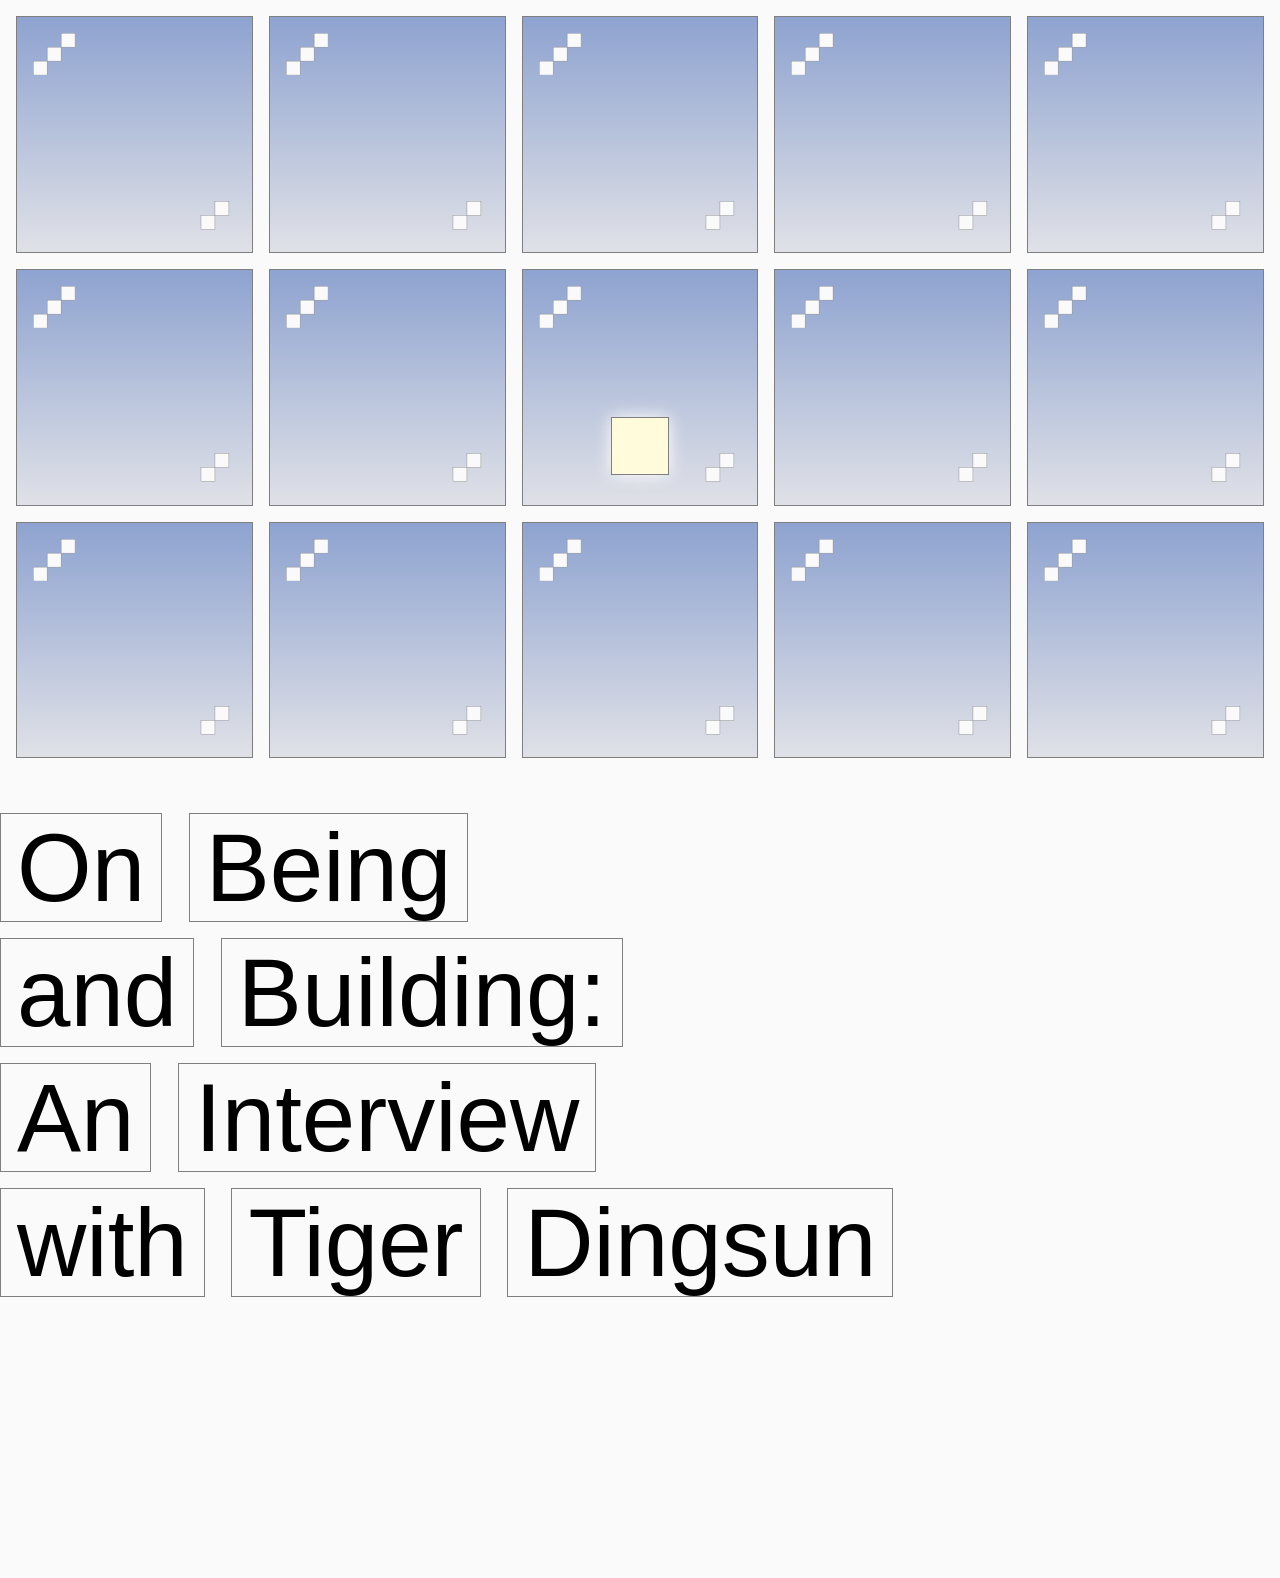
<file: backup.html>
<!DOCTYPE html>
<html>
    <head>
        <meta charset="utf-8">
        <meta http-equiv="X-UA-Compatible" content="IE=edge">
        <title></title>
        <meta name="description" content="">
        <meta name="viewport" content="width=device-width, initial-scale=1">
        <link rel="stylesheet" href="styles.css">
    </head>
    <body>
        <div class="grid">
            <div></div>
            <div></div>
            <div></div>
            <div></div>
            <div></div>
            <div></div>
            <div></div>
            <div>
                <div class="sun"></div>
            </div>
            <div></div>
            <div></div>
            <div></div>
            <div></div>
            <div></div>
            <div></div>
            <div></div>
        </div>
        <div class="title-wrapper">
            <h1><span>On</span> <span>Being</span><br> <span>and</span> <span>Building:</span></h1>
            <h1><span>An</span> <span>Interview</span><br> <span>with</span> <span>Tiger</span> <span>Dingsun</span></h1>
        </div>
        <script src="script.js" async defer></script>
    </body>
</html>
</file>
<file: styles.css>
* {
    padding: 0;
    margin: 0;
    box-sizing: border-box;
    scroll-behavior: smooth;
    font-family: Arial, sans-serif;
    --column-width: 500px;
}

body {
    background-color: #fafafa;
}

/*WINDOW*/

.grid {
    padding: 1rem;
    display: grid;
    grid-template-columns: repeat(5, 1fr);
    gap: 1rem;
    > div {
        position: relative;
        aspect-ratio: 1;
        background-image: linear-gradient(#8EA3D0, #E0E1E7);
        border: 1px solid #7f7f7f;
        align-content: end;
        transition: 0.5s ease-out;
    }
}

.background-wrapper {
    position: fixed;
    width: 100%;
    height: 100vh; /*fallback if no custom properties support*/
    height: calc(var(--vh, 1vh) * 100);
    overflow: hidden;
}

.sun {
    width: 25%;
    height: 25%;
    background-color: #FFFBDB;
    border: 1px solid #7f7f7f;
    margin-bottom: 12.5%;
    margin-left: auto;
    margin-right: auto;
    box-shadow: 0 0 1rem white;
}

.deco-3, .deco-2 {
    position: absolute;
    width: 18%;
    height: 18%;
}

.deco-3 {
    top: 1rem;
    left: 1rem;
}

.deco-2 {
    bottom: 1rem;
    right: 1rem;
}

/*CLOUDS*/ 

.cloud-wrapper {
    top: 0;
    width: 100%;
    height: 100vh; /*fallback if no custom properties support*/
    height: calc(var(--vh, 1vh) * 100);
    position: absolute;
    pointer-events: none;
    overflow: hidden;
}

.cloud {
    position: absolute;
    animation: cloud-float 20s linear infinite;
    opacity: 0;
}


@keyframes cloud-float {
    0% {
        transform: translateX(200%);
        opacity: 1;
    }
    100% {
        transform: translateX(-100%);
        opacity: 1;
    }
}

/*WORDS*/

main {
    pointer-events: none;
    top: 0;
    position: absolute;
    display: grid;
    grid-template-columns: repeat(21, var(--column-width));
    /*overflow-y: hidden;*/
    overflow-x: auto;
    padding: 0 2rem;
    gap: 1rem;
}

.title-wrapper {
    height: calc(100vh - 6rem); /*fallback if no custom properties support*/
    height: calc((var(--vh, 1vh) * 100) - 6rem);
    padding-top: 2rem;
    grid-column: span 2;
    z-index: 11;
    pointer-events: none;
}

.credits-wrapper {
    display: flex;
    flex-wrap: wrap;
    align-items: flex-end;
}

.column-flex {
    display: flex;
    flex-direction: column;
    justify-content: space-between;
}

.row-flex {
    width: 100%;
    display: flex;
    justify-content: space-between;
}

h1 {
    margin: 0;
    font-size: 6rem;
    font-weight: 400;
    line-height: 130%;
    cursor: default;
    > span {
        pointer-events: all;
        border: 1px solid #7f7f7f;
        background-color: #fafafa;
        padding: 0 1rem;
        transition: 0.5s ease;
    }
    > span > span {
        color: transparent;
        text-shadow: 0 0 0.25rem rgba(0,0,0,0.75);
        transition: 0.5s ease;
    }
    > span > span:hover {
        text-shadow: 0 0 1rem rgba(0,0,0,0.75);
    }
}

a {
    color: transparent;
    text-shadow: 0 0 0 rgba(0,0,0,0.5);
    transition: 0.5s ease;
    text-decoration: none;
}

a:hover {
    text-shadow: 0 0 0.25rem rgba(0,0,0,0.75);
}

.column-wrapper {
    padding: 2rem 0;
    height: calc(100vh); /*fallback if no custom properties support*/
    height: calc((var(--vh, 1vh) * 100));
    z-index: 12;
    overflow-y: auto;
}

.block, .label {
    border: 1px solid #7f7f7f;
    background-color: #fafafa;
    pointer-events: all;
}

.block {
    margin-bottom: 1rem;
    padding: 1rem 1rem 0 1rem;
}

.iframe-wrapper {
    position: relative;
    padding-bottom: 56.25%; /* 16:9 */
    padding-top: 25px;
    height: 0;
    overflow: hidden;
}

iframe {
    width: 100%;
    height: 100%;
    border: none;
    position: absolute;
    top: 0;
    left: 0;
}

.iframe-scale {
    transform: scale(0.425);
    transform-origin: 0 0;
    width: 235%;
    height: 235%;
}

.interview {
    display: grid;
    grid-template-columns: 1fr 6fr;
}

p, .iframe-wrapper, img {
    margin-bottom: 1rem;
}

figcaption, span.block {
    text-align: center;
    padding-bottom: 1rem;
}

.label {
    /*font-size: small;*/
    padding: 0.75rem;
    transform: translateY(1rem);
}

.scroll {
    position: fixed;
    width: 100%;
    z-index: 13;
    bottom: 0;
    padding: 2rem;
    pointer-events: none;
}

.scrollbar {
    position: absolute;
    bottom: 1rem;
    border: 1px solid #7f7f7f;
    background-color: #F1F0EE;
    height: 1.5rem;
    /* resize: horizontal;
    overflow: auto; */
}

@media (max-width: 1024px) {

    /*
    * {
        --column-width: 300px;
    }*/

    .grid {
        grid-template-columns: repeat(3, 1fr);
    }

    main {
        grid-template-columns: repeat(20, var(--column-width));
    }

    .title-wrapper {
        grid-column: span 1;
    }

    h1 {
        font-size: 3.5rem;
    }

    h1 > span {
        padding: 0 0.5rem;
    }
    
}
</file>
